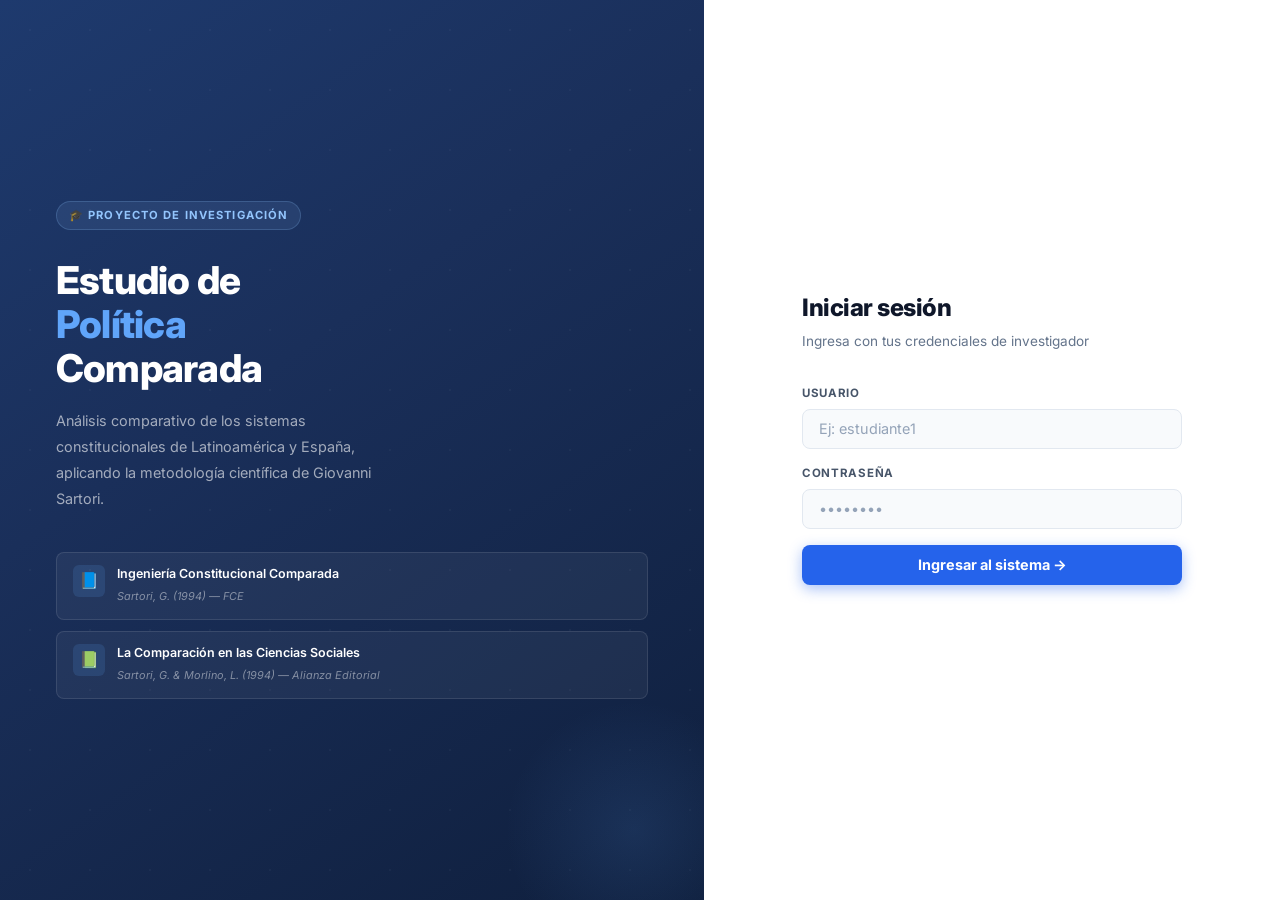
<file: index.html>
<!DOCTYPE html>
<html lang="es">
<head>
  <meta charset="UTF-8">
  <meta name="viewport" content="width=device-width, initial-scale=1.0">
  <title>Política Comparada — Acceso</title>
  <link rel="stylesheet" href="styles.css">
</head>
<body>
<div class="login-page">

  <!-- Panel izquierdo: branding académico -->
  <div class="login-left">
    <div class="ll-chip">🎓 Proyecto de investigación</div>
    <h2>Estudio de<br><span>Política</span><br>Comparada</h2>
    <p>
      Análisis comparativo de los sistemas constitucionales de
      Latinoamérica y España, aplicando la metodología científica
      de Giovanni Sartori.
    </p>
    <div class="ll-books">
      <div class="ll-book">
        <div class="ll-book-icon">📘</div>
        <div class="ll-book-text">
          <strong>Ingeniería Constitucional Comparada</strong>
          <span>Sartori, G. (1994) — FCE</span>
        </div>
      </div>
      <div class="ll-book">
        <div class="ll-book-icon">📗</div>
        <div class="ll-book-text">
          <strong>La Comparación en las Ciencias Sociales</strong>
          <span>Sartori, G. &amp; Morlino, L. (1994) — Alianza Editorial</span>
        </div>
      </div>
    </div>
    <div class="ll-deco"></div>
  </div>

  <!-- Panel derecho: formulario de acceso -->
  <div class="login-right">
    <div class="login-form-wrap">
      <div class="lf-header">
        <h3>Iniciar sesión</h3>
        <p>Ingresa con tus credenciales de investigador</p>
      </div>

      <form id="loginForm" novalidate autocomplete="off">
        <div class="field">
          <label for="username">Usuario</label>
          <input type="text" id="username" placeholder="Ej: estudiante1" spellcheck="false">
        </div>
        <div class="field">
          <label for="password">Contraseña</label>
          <input type="password" id="password" placeholder="••••••••">
        </div>
        <button type="submit" class="btn-login">
          Ingresar al sistema →
        </button>
        <div class="login-err" id="loginErr"></div>
      </form>

    </div>
  </div>
</div>

<script src="app.js"></script>
<script>
  if (getSesion()) window.location.href = 'dashboard.html';

document.getElementById('loginForm').addEventListener('submit', e => {
    e.preventDefault();
    const user = document.getElementById('username').value.trim();
    const pass = document.getElementById('password').value;
    const err  = document.getElementById('loginErr');
    if (!user || !pass) { err.innerHTML = '⚠️ Completa los dos campos.'; return; }
    const s = login(user, pass);
    if (s) {
      document.querySelector('.btn-login').textContent = '✓ Redirigiendo…';
      window.location.href = 'dashboard.html';
    } else {
      err.innerHTML = '⚠️ Usuario o contraseña incorrectos.';
      document.getElementById('password').value = '';
    }
  });
</script>
</body>
</html>
</file>
<file: styles.css>
@import url('https://fonts.googleapis.com/css2?family=Inter:wght@300;400;500;600;700;800;900&display=swap');

/* ────────────────────────────────────────────────────
   VARIABLES — tema claro profesional
──────────────────────────────────────────────────── */
:root {
  --bg:          #f0f4f8;
  --white:       #ffffff;

  --blue:        #2563eb;
  --blue-h:      #1d4ed8;
  --blue-50:     #eff6ff;
  --blue-100:    #dbeafe;
  --blue-200:    #bfdbfe;

  --green:       #059669;
  --green-h:     #047857;
  --green-50:    #ecfdf5;
  --green-100:   #d1fae5;
  --green-400:   #34d399;

  --amber:       #d97706;
  --red:         #dc2626;
  --red-50:      #fef2f2;

  --gray-50:  #f8fafc;
  --gray-100: #f1f5f9;
  --gray-200: #e2e8f0;
  --gray-300: #cbd5e1;
  --gray-400: #94a3b8;
  --gray-500: #64748b;
  --gray-600: #475569;
  --gray-700: #334155;
  --gray-800: #1e293b;
  --gray-900: #0f172a;

  --map-bg:  #04101f;

  --shadow-xs: 0 1px 2px rgba(0,0,0,.05);
  --shadow-sm: 0 1px 3px rgba(0,0,0,.08),0 1px 2px rgba(0,0,0,.06);
  --shadow:    0 4px 6px rgba(0,0,0,.06),0 2px 4px rgba(0,0,0,.05);
  --shadow-md: 0 8px 16px rgba(0,0,0,.08),0 2px 4px rgba(0,0,0,.05);
  --shadow-lg: 0 20px 40px rgba(0,0,0,.1),0 8px 16px rgba(0,0,0,.06);

  --r:    8px;
  --r-lg: 12px;
  --r-xl: 16px;
}

/* ── RESET ── */
*,*::before,*::after{box-sizing:border-box;margin:0;padding:0}
html,body{height:100%}
body{
  font-family:'Inter',system-ui,-apple-system,sans-serif;
  background:var(--bg);
  color:var(--gray-900);
  line-height:1.55;
  -webkit-font-smoothing:antialiased;
}
a{color:var(--blue);text-decoration:none}
a:hover{text-decoration:underline}
button,input,select,textarea{font-family:inherit;font-size:inherit}
::-webkit-scrollbar{width:5px;height:5px}
::-webkit-scrollbar-track{background:transparent}
::-webkit-scrollbar-thumb{background:var(--gray-300);border-radius:99px}
::-webkit-scrollbar-thumb:hover{background:var(--gray-400)}

/* ════════════════════════════════════════════════════
   APP HEADER
════════════════════════════════════════════════════ */
.app-header{
  height:60px;
  background:var(--white);
  border-bottom:1px solid var(--gray-200);
  display:flex;align-items:center;justify-content:space-between;
  padding:0 1.5rem;
  position:sticky;top:0;z-index:400;
  box-shadow:var(--shadow-xs);
}
.hdr-left{display:flex;align-items:center;gap:.75rem}
.hdr-logo{
  width:36px;height:36px;
  background:linear-gradient(135deg,var(--blue) 0%,#3b82f6 100%);
  border-radius:var(--r);
  display:flex;align-items:center;justify-content:center;
  font-size:1.15rem;flex-shrink:0;
  box-shadow:0 2px 8px rgba(37,99,235,.35);
}
.hdr-name{font-size:.95rem;font-weight:700;color:var(--gray-900)}
.hdr-sub{font-size:.7rem;color:var(--gray-400);margin-top:.05rem}
.hdr-right{display:flex;align-items:center;gap:.75rem}
.sync-pill{
  display:flex;align-items:center;gap:.35rem;
  padding:.25rem .65rem;border-radius:99px;
  font-size:.7rem;font-weight:600;
  border:1px solid;
}
.sync-pill.cloud{color:var(--green);background:var(--green-50);border-color:var(--green-100)}
.sync-pill.local{color:var(--amber);background:#fffbeb;border-color:#fde68a}
.hdr-user{font-size:.8rem;color:var(--gray-500)}
.hdr-user b{color:var(--gray-800);font-weight:600}
.btn-logout{
  padding:.35rem .9rem;
  background:var(--gray-50);
  border:1px solid var(--gray-200);
  color:var(--gray-600);
  border-radius:var(--r);cursor:pointer;
  font-size:.78rem;font-weight:500;
  transition:all .15s;
}
.btn-logout:hover{background:var(--red-50);border-color:#fecaca;color:var(--red)}

/* ════════════════════════════════════════════════════
   LOGIN PAGE
════════════════════════════════════════════════════ */
.login-page{
  min-height:100vh;
  display:grid;grid-template-columns:1.1fr .9fr;
}

/* Panel izquierdo — branded */
.login-left{
  background:linear-gradient(145deg,#1e3a6e 0%,#1a2f5a 40%,#0f1f3d 100%);
  display:flex;flex-direction:column;justify-content:center;
  padding:4rem 3.5rem;
  position:relative;overflow:hidden;
}
.login-left::before{
  content:'';
  position:absolute;inset:0;
  background:url("data:image/svg+xml,%3Csvg width='60' height='60' xmlns='http://www.w3.org/2000/svg'%3E%3Cdefs%3E%3Cpattern id='g' width='60' height='60' patternUnits='userSpaceOnUse'%3E%3Ccircle cx='30' cy='30' r='1' fill='rgba(255,255,255,0.04)'/%3E%3C/pattern%3E%3C/defs%3E%3Crect width='60' height='60' fill='url(%23g)'/%3E%3C/svg%3E");
  pointer-events:none;
}
.ll-chip{
  display:inline-flex;align-items:center;gap:.4rem;
  font-size:.7rem;font-weight:700;letter-spacing:.1em;text-transform:uppercase;
  color:#93c5fd;background:rgba(147,197,253,.1);
  border:1px solid rgba(147,197,253,.2);
  padding:.3rem .75rem;border-radius:99px;
  margin-bottom:1.75rem;width:fit-content;
}
.login-left h2{
  font-size:2.4rem;font-weight:800;line-height:1.15;
  color:white;letter-spacing:-.02em;
  margin-bottom:1.1rem;
}
.login-left h2 span{
  color:#60a5fa;
}
.login-left p{
  font-size:.9rem;color:rgba(255,255,255,.6);
  line-height:1.8;max-width:360px;margin-bottom:2.5rem;
}
.ll-books{display:flex;flex-direction:column;gap:.65rem}
.ll-book{
  display:flex;align-items:flex-start;gap:.75rem;
  background:rgba(255,255,255,.05);
  border:1px solid rgba(255,255,255,.1);
  border-radius:var(--r);padding:.75rem 1rem;
}
.ll-book-icon{
  width:32px;height:32px;border-radius:6px;
  background:rgba(96,165,250,.15);
  display:flex;align-items:center;justify-content:center;
  font-size:1rem;flex-shrink:0;
}
.ll-book-text{flex:1}
.ll-book-text strong{font-size:.78rem;font-weight:600;color:white;display:block;line-height:1.4}
.ll-book-text span{font-size:.68rem;color:rgba(255,255,255,.45);font-style:italic}
.ll-deco{
  position:absolute;bottom:-60px;right:-60px;
  width:260px;height:260px;border-radius:50%;
  background:radial-gradient(circle,rgba(96,165,250,.12),transparent 70%);
  pointer-events:none;
}

/* Panel derecho — formulario */
.login-right{
  background:var(--white);
  display:flex;align-items:center;justify-content:center;
  padding:2.5rem 2rem;
}
.login-form-wrap{width:100%;max-width:380px}
.lf-header{margin-bottom:2rem}
.lf-header h3{font-size:1.5rem;font-weight:800;color:var(--gray-900);letter-spacing:-.02em}
.lf-header p{font-size:.85rem;color:var(--gray-500);margin-top:.3rem}

.field{margin-bottom:1rem}
.field label{
  display:block;font-size:.72rem;font-weight:700;
  color:var(--gray-600);letter-spacing:.06em;text-transform:uppercase;
  margin-bottom:.4rem;
}
.field input{
  width:100%;
  padding:.65rem 1rem;
  background:var(--gray-50);
  border:1.5px solid var(--gray-200);
  border-radius:var(--r);
  color:var(--gray-900);font-size:.9rem;
  transition:all .15s;
}
.field input:focus{
  outline:none;
  border-color:var(--blue);
  background:var(--white);
  box-shadow:0 0 0 3px var(--blue-100);
}
.field input::placeholder{color:var(--gray-400)}

.btn-login{
  width:100%;padding:.725rem;
  background:var(--blue);color:white;
  border:none;border-radius:var(--r);
  font-size:.9rem;font-weight:700;cursor:pointer;
  transition:all .15s;
  box-shadow:0 4px 14px rgba(37,99,235,.4);
  margin-top:.5rem;
  display:flex;align-items:center;justify-content:center;gap:.5rem;
}
.btn-login:hover{background:var(--blue-h);box-shadow:0 4px 20px rgba(37,99,235,.55);transform:translateY(-1px)}
.btn-login:active{transform:translateY(0);box-shadow:0 2px 8px rgba(37,99,235,.3)}

.login-err{
  color:var(--red);font-size:.8rem;font-weight:500;
  margin-top:.65rem;min-height:1.2em;
  display:flex;align-items:center;gap:.35rem;
}

.login-sep{
  display:flex;align-items:center;gap:.75rem;
  margin:1.5rem 0;
}
.login-sep::before,.login-sep::after{content:'';flex:1;height:1px;background:var(--gray-200)}
.login-sep span{font-size:.72rem;color:var(--gray-400);white-space:nowrap;font-weight:500}

.access-chips p{
  font-size:.72rem;color:var(--gray-400);
  text-align:center;margin-bottom:.65rem;font-weight:500;
}
.chips-grid{display:grid;grid-template-columns:repeat(3,1fr);gap:.4rem}
.chip{
  background:var(--gray-50);border:1.5px solid var(--gray-200);
  border-radius:var(--r);padding:.55rem .4rem;
  text-align:center;cursor:pointer;
  transition:all .15s;
}
.chip:hover{border-color:var(--blue);background:var(--blue-50)}
.chip-user{font-size:.72rem;font-weight:700;color:var(--blue)}
.chip-pass{font-size:.65rem;color:var(--gray-400);margin-top:.1rem;
  background:var(--gray-100);border-radius:4px;padding:.05rem .2rem;
  display:inline-block;}

/* ════════════════════════════════════════════════════
   DASHBOARD
════════════════════════════════════════════════════ */
.dash-wrap{
  display:grid;
  grid-template-columns:1fr 300px;
  height:calc(100vh - 60px);
}

/* Map */
.map-section{
  background:var(--map-bg);
  position:relative;overflow:hidden;
}
#map-svg{width:100%;height:100%;display:block}

.map-overlay{
  position:absolute;top:1rem;left:1rem;
  pointer-events:none;z-index:10;
}
.map-overlay h2{
  font-size:1rem;font-weight:700;color:white;
  text-shadow:0 2px 8px rgba(0,0,0,.5);
}
.map-legend{display:flex;gap:.85rem;margin-top:.4rem}
.leg{display:flex;align-items:center;gap:.35rem;font-size:.72rem;color:rgba(255,255,255,.6)}
.leg-swatch{width:12px;height:8px;border-radius:2px;flex-shrink:0}
.leg-swatch.none{background:#1c2d3f;border:1px solid #2d4a63}
.leg-swatch.done{background:#064e3b;border:1px solid #10b981}

.map-stats{
  position:absolute;bottom:1rem;left:1rem;
  display:flex;gap:.5rem;z-index:10;
}
.stat-card{
  background:rgba(255,255,255,.1);
  border:1px solid rgba(255,255,255,.15);
  backdrop-filter:blur(12px);
  border-radius:var(--r);padding:.5rem .9rem;
}
.stat-val{font-size:1.1rem;font-weight:800;color:white;line-height:1}
.stat-val.green{color:#34d399}
.stat-lbl{font-size:.62rem;color:rgba(255,255,255,.5);margin-top:.15rem;text-transform:uppercase;letter-spacing:.04em}

/* Tooltip mapa */
.map-tip{
  position:absolute;z-index:200;pointer-events:none;display:none;
  background:var(--white);
  border:1px solid var(--gray-200);
  border-radius:var(--r-lg);
  padding:.75rem 1rem;
  box-shadow:var(--shadow-md);
  min-width:170px;
}
.tip-name{font-size:.875rem;font-weight:700;color:var(--gray-900)}
.tip-status{font-size:.72rem;color:var(--gray-500);margin-top:.2rem;display:flex;align-items:center;gap:.3rem}
.tip-action{
  font-size:.68rem;color:var(--blue);
  margin-top:.4rem;font-weight:500;
  display:flex;align-items:center;gap:.25rem;
}

.map-loading{
  position:absolute;inset:0;
  display:flex;flex-direction:column;align-items:center;justify-content:center;
  gap:.65rem;color:rgba(255,255,255,.4);font-size:.85rem;
}
.spinner{
  width:26px;height:26px;
  border:2.5px solid rgba(255,255,255,.15);
  border-top-color:rgba(255,255,255,.7);
  border-radius:50%;
  animation:spin .7s linear infinite;
}
@keyframes spin{to{transform:rotate(360deg)}}

/* Sidebar */
.sidebar{
  background:var(--white);
  border-left:1px solid var(--gray-200);
  display:flex;flex-direction:column;overflow:hidden;
}

.sb-top{
  padding:1rem 1.1rem .85rem;
  border-bottom:1px solid var(--gray-100);
}
.sb-label{
  font-size:.68rem;font-weight:700;
  text-transform:uppercase;letter-spacing:.08em;
  color:var(--gray-400);margin-bottom:.85rem;
}
.sb-progress-row{
  display:flex;justify-content:space-between;align-items:baseline;
  margin-bottom:.4rem;
}
.sb-prog-text{font-size:.78rem;color:var(--gray-600);font-weight:500}
.sb-prog-count{font-size:.85rem;font-weight:800;color:var(--green)}
.sb-bar{height:6px;background:var(--gray-100);border-radius:99px;overflow:hidden}
.sb-fill{
  height:100%;
  background:linear-gradient(90deg,var(--green),#10b981);
  border-radius:99px;
  transition:width .5s cubic-bezier(.4,0,.2,1);
}

.sb-actions{
  padding:.65rem 1.1rem;
  border-bottom:1px solid var(--gray-100);
  display:flex;gap:.4rem;
}
.sb-btn{
  flex:1;padding:.38rem .5rem;
  border-radius:6px;font-size:.71rem;font-weight:600;
  cursor:pointer;transition:all .15s;border:1.5px solid;
  display:flex;align-items:center;justify-content:center;gap:.25rem;
}
.sb-btn.exp{
  color:var(--blue);border-color:var(--blue-200);
  background:var(--blue-50);
}
.sb-btn.exp:hover{background:var(--blue-100)}
.sb-btn.imp{
  color:var(--amber);border-color:#fde68a;background:#fffbeb;
}
.sb-btn.imp:hover{background:#fef3c7}

.sb-search{padding:.6rem 1.1rem;border-bottom:1px solid var(--gray-100)}
.sb-search input{
  width:100%;padding:.42rem .75rem;
  background:var(--gray-50);border:1.5px solid var(--gray-200);
  border-radius:var(--r);color:var(--gray-900);font-size:.8rem;
  transition:all .15s;
}
.sb-search input:focus{outline:none;border-color:var(--blue);background:var(--white)}
.sb-search input::placeholder{color:var(--gray-400)}

.country-list{flex:1;overflow-y:auto;padding:.35rem .65rem}

.c-item{
  display:flex;align-items:center;gap:.55rem;
  padding:.5rem .6rem;border-radius:var(--r);
  cursor:pointer;transition:all .12s;
  border:1px solid transparent;
  text-decoration:none;color:inherit;
}
.c-item:hover{background:var(--gray-50);border-color:var(--gray-200)}
.c-item.done{border-left:3px solid var(--green);padding-left:.4rem}

.c-dot{
  width:7px;height:7px;border-radius:50%;flex-shrink:0;
}
.c-dot.none{background:var(--gray-300)}
.c-dot.done{background:var(--green);box-shadow:0 0 5px rgba(5,150,105,.4)}

.c-flag{font-size:.9rem;flex-shrink:0}
.c-name{font-size:.8rem;font-weight:500;flex:1;color:var(--gray-700)}
.c-item.done .c-name{color:var(--gray-900);font-weight:600}
.c-badge{font-size:.65rem;font-weight:700;padding:.1rem .4rem;border-radius:4px}
.c-badge.done{color:var(--green);background:var(--green-50)}
.c-badge.none{color:var(--gray-400)}

/* ════════════════════════════════════════════════════
   PÁGINA DE PAÍS
════════════════════════════════════════════════════ */
.pais-wrap{
  max-width:960px;margin:0 auto;
  padding:1.75rem 1.5rem 5rem;
}

.breadcrumb{
  display:flex;align-items:center;gap:.4rem;
  font-size:.78rem;color:var(--gray-400);margin-bottom:1.5rem;
}
.breadcrumb a{color:var(--blue);font-weight:500}
.breadcrumb .sep{color:var(--gray-300)}

/* Hero */
.pais-hero{
  border-radius:var(--r-xl);
  padding:1.75rem;
  margin-bottom:1.5rem;
  display:flex;align-items:center;gap:1.5rem;
  color:white;
  position:relative;overflow:hidden;
  background:linear-gradient(135deg,#1e3a6e 0%,#1a305c 50%,#142548 100%);
  box-shadow:var(--shadow-md);
}
.pais-hero::before{
  content:'';position:absolute;inset:0;
  background:url("data:image/svg+xml,%3Csvg width='60' height='60' xmlns='http://www.w3.org/2000/svg'%3E%3Cpattern id='p' width='60' height='60' patternUnits='userSpaceOnUse'%3E%3Ccircle cx='30' cy='30' r='1' fill='rgba(255,255,255,.05)'/%3E%3C/pattern%3E%3Crect width='60' height='60' fill='url(%23p)'/%3E%3C/svg%3E");
  pointer-events:none;
}
.hero-flag{font-size:4rem;line-height:1;flex-shrink:0;filter:drop-shadow(0 4px 8px rgba(0,0,0,.3))}
.hero-info{flex:1;position:relative}
.hero-info h2{font-size:1.8rem;font-weight:800;letter-spacing:-.02em;margin-bottom:.55rem}
.hero-tags{display:flex;gap:.4rem;flex-wrap:wrap}
.hero-tag{
  font-size:.7rem;font-weight:500;padding:.2rem .6rem;border-radius:99px;
  background:rgba(255,255,255,.12);border:1px solid rgba(255,255,255,.2);
  color:rgba(255,255,255,.85);
}
.hero-tag.ok{background:rgba(52,211,153,.2);border-color:rgba(52,211,153,.4);color:#6ee7b7}
.hero-tag.usr{background:rgba(96,165,250,.2);border-color:rgba(96,165,250,.3);color:#93c5fd}

.hero-ring{flex-shrink:0;display:flex;flex-direction:column;align-items:center;gap:.3rem;position:relative}
.ring-svg{transform:rotate(-90deg)}
.ring-bg{fill:none;stroke:rgba(255,255,255,.12);stroke-width:4}
.ring-fg{fill:none;stroke:#34d399;stroke-width:4;stroke-linecap:round;transition:stroke-dashoffset .6s cubic-bezier(.4,0,.2,1)}
.ring-text{
  position:absolute;inset:0;display:flex;align-items:center;justify-content:center;
  font-size:.8rem;font-weight:800;color:white;
}
.ring-label{font-size:.65rem;color:rgba(255,255,255,.5);text-transform:uppercase;letter-spacing:.05em}

/* ── Acordeón ── */
.accordion{display:flex;flex-direction:column;gap:.75rem}

.acc{
  background:var(--white);
  border:1.5px solid var(--gray-200);
  border-radius:var(--r-lg);
  overflow:hidden;
  box-shadow:var(--shadow-xs);
  transition:border-color .2s,box-shadow .2s;
}
.acc.filled{border-color:#a7f3d0;box-shadow:0 0 0 1px #a7f3d0,var(--shadow-xs)}

.acc-hdr{
  display:flex;align-items:center;gap:.9rem;
  padding:1.1rem 1.25rem;cursor:pointer;
  user-select:none;transition:background .15s;
}
.acc-hdr:hover{background:var(--gray-50)}

.acc-icon{
  width:36px;height:36px;border-radius:var(--r);
  background:var(--blue-50);border:1.5px solid var(--blue-100);
  display:flex;align-items:center;justify-content:center;
  font-size:.82rem;font-weight:800;color:var(--blue);
  flex-shrink:0;transition:all .2s;
}
.acc.filled .acc-icon{background:var(--green-50);border-color:var(--green-100);color:var(--green)}

.acc-meta{flex:1}
.acc-meta h3{font-size:.9rem;font-weight:700;color:var(--gray-900)}
.acc-meta p{font-size:.7rem;color:var(--gray-400);margin-top:.1rem;font-style:italic}

.acc-right{display:flex;align-items:center;gap:.65rem}
.acc-badge{
  font-size:.68rem;font-weight:700;
  color:var(--green);background:var(--green-50);
  border:1px solid var(--green-100);
  padding:.15rem .5rem;border-radius:99px;
  display:none;
}
.acc.filled .acc-badge{display:block}
.acc-chev{color:var(--gray-400);font-size:.75rem;transition:transform .2s}
.acc-chev.open{transform:rotate(180deg)}

.acc-body{
  padding:1.25rem;
  border-top:1px solid var(--gray-100);
  display:none;background:var(--white);
}
.acc-body.open{display:block}

/* Sub-secciones */
.sub{
  background:var(--gray-50);
  border:1px solid var(--gray-200);
  border-radius:var(--r);
  padding:1rem 1.1rem;
  margin-bottom:.75rem;
}
.sub:last-child{margin-bottom:0}
.sub-t{
  font-size:.68rem;font-weight:800;
  text-transform:uppercase;letter-spacing:.08em;
  color:var(--blue);
  margin-bottom:.85rem;padding-bottom:.45rem;
  border-bottom:1.5px solid var(--blue-100);
}

/* Labels */
.lbl{
  font-size:.72rem;font-weight:700;
  color:var(--gray-600);text-transform:uppercase;
  letter-spacing:.06em;margin-bottom:.45rem;margin-top:.85rem;
  display:block;
}
.lbl:first-child{margin-top:0}
.f-note{
  font-size:.7rem;color:var(--gray-500);
  font-style:italic;margin-bottom:.5rem;line-height:1.6;
}

/* Radio grid */
.rgrid{display:grid;grid-template-columns:1fr 1fr;gap:.35rem}
.rgrid.c1{grid-template-columns:1fr}
.rgrid.c3{grid-template-columns:1fr 1fr 1fr}

.ropt{
  display:flex;align-items:flex-start;gap:.5rem;
  padding:.55rem .75rem;
  border:1.5px solid var(--gray-200);
  border-radius:var(--r);cursor:pointer;
  font-size:.8rem;color:var(--gray-700);
  line-height:1.4;transition:all .12s;
  background:var(--white);
}
.ropt:hover{border-color:var(--blue-200);background:var(--blue-50);color:var(--gray-900)}
.ropt.checked{
  border-color:var(--blue);background:var(--blue-50);color:var(--gray-900);
  box-shadow:0 0 0 1px var(--blue-200);
}
.ropt input[type="radio"]{
  margin:0;flex-shrink:0;margin-top:2px;
  accent-color:var(--blue);cursor:pointer;
  width:14px;height:14px;
}
.ropt strong{color:var(--gray-900)}

/* Inputs */
.finput{
  width:100%;
  padding:.6rem .9rem;
  background:var(--white);
  border:1.5px solid var(--gray-200);
  border-radius:var(--r);
  color:var(--gray-900);font-size:.875rem;
  transition:all .15s;
}
.finput:focus{
  outline:none;border-color:var(--blue);
  box-shadow:0 0 0 3px var(--blue-100);
}
.finput::placeholder{color:var(--gray-400)}
.finput:read-only{background:var(--gray-50);color:var(--gray-500);cursor:default}

select.finput{
  padding-right:2rem;appearance:none;
  background-image:url("data:image/svg+xml,%3Csvg xmlns='http://www.w3.org/2000/svg' width='10' height='6'%3E%3Cpath d='M0 0l5 6 5-6z' fill='%2394a3b8'/%3E%3C/svg%3E");
  background-repeat:no-repeat;background-position:right .8rem center;cursor:pointer;
}
textarea.finput{resize:vertical;min-height:85px;line-height:1.6}

.fgroup{margin-bottom:.75rem}
.fgroup:last-child{margin-bottom:0}
.inline2{display:grid;grid-template-columns:1fr 1fr;gap:.75rem}
.inline2 .fgroup{margin:0}
.unit-wrap{display:flex;align-items:center;gap:.5rem}
.unit-wrap .finput{width:90px}
.unit-wrap .unit{font-size:.8rem;color:var(--gray-500);white-space:nowrap}

/* Barra de acciones */
.form-actions{
  position:sticky;bottom:1rem;
  background:rgba(255,255,255,.95);
  border:1.5px solid var(--gray-200);
  border-radius:var(--r-xl);
  padding:1rem 1.5rem;
  display:flex;align-items:center;justify-content:space-between;
  margin-top:1.25rem;
  box-shadow:var(--shadow-md);
  backdrop-filter:blur(12px);
}
.fa-left{display:flex;gap:.6rem;align-items:center}
.fa-right{display:flex;gap:.6rem;align-items:center}

.btn-back{
  display:inline-flex;align-items:center;gap:.35rem;
  padding:.55rem 1.1rem;
  background:var(--gray-50);border:1.5px solid var(--gray-200);
  color:var(--gray-700);border-radius:var(--r);
  font-size:.82rem;font-weight:600;cursor:pointer;transition:all .15s;
}
.btn-back:hover{background:var(--gray-100);color:var(--gray-900);text-decoration:none}

.btn-del{
  padding:.5rem .9rem;
  background:var(--white);border:1.5px solid #fecaca;
  color:var(--red);border-radius:var(--r);
  font-size:.78rem;font-weight:600;cursor:pointer;transition:all .15s;
}
.btn-del:hover{background:var(--red-50)}

.btn-save{
  display:inline-flex;align-items:center;gap:.45rem;
  padding:.65rem 1.75rem;
  background:linear-gradient(135deg,var(--green),var(--green-h));
  color:white;border:none;border-radius:var(--r);
  font-size:.875rem;font-weight:700;cursor:pointer;
  box-shadow:0 4px 14px rgba(5,150,105,.4);
  transition:all .15s;
}
.btn-save:hover{box-shadow:0 6px 20px rgba(5,150,105,.5);transform:translateY(-1px)}
.btn-save:active{transform:translateY(0)}
.btn-save:disabled{opacity:.5;cursor:not-allowed;transform:none;box-shadow:none}

/* Toast */
.toast-area{
  position:fixed;bottom:5.5rem;right:1.5rem;
  z-index:9999;display:flex;flex-direction:column;gap:.4rem;
  pointer-events:none;
}
.toast{
  padding:.6rem 1rem;border-radius:var(--r);
  font-size:.8rem;font-weight:600;
  border:1px solid;box-shadow:var(--shadow-md);
  animation:tIn .2s ease;
}
.toast.ok{background:var(--green-50);color:var(--green);border-color:var(--green-100)}
.toast.err{background:var(--red-50);color:var(--red);border-color:#fecaca}
.toast.info{background:var(--blue-50);color:var(--blue);border-color:var(--blue-200)}
@keyframes tIn{from{opacity:0;transform:translateY(8px)}to{opacity:1;transform:translateY(0)}}

/* ════════════════════════════════════════════════════
   RESPONSIVE
════════════════════════════════════════════════════ */
@media(max-width:900px){
  .login-page{grid-template-columns:1fr}
  .login-left{display:none}
  .login-right{min-height:100vh}
}
@media(max-width:768px){
  .dash-wrap{grid-template-columns:1fr;grid-template-rows:1fr 260px}
  .sidebar{border-left:none;border-top:1px solid var(--gray-200)}
  .rgrid,.rgrid.c3{grid-template-columns:1fr}
  .inline2{grid-template-columns:1fr}
  .pais-wrap{padding:1rem 1rem 4rem}
  .pais-hero{flex-wrap:wrap}
}
</file>
